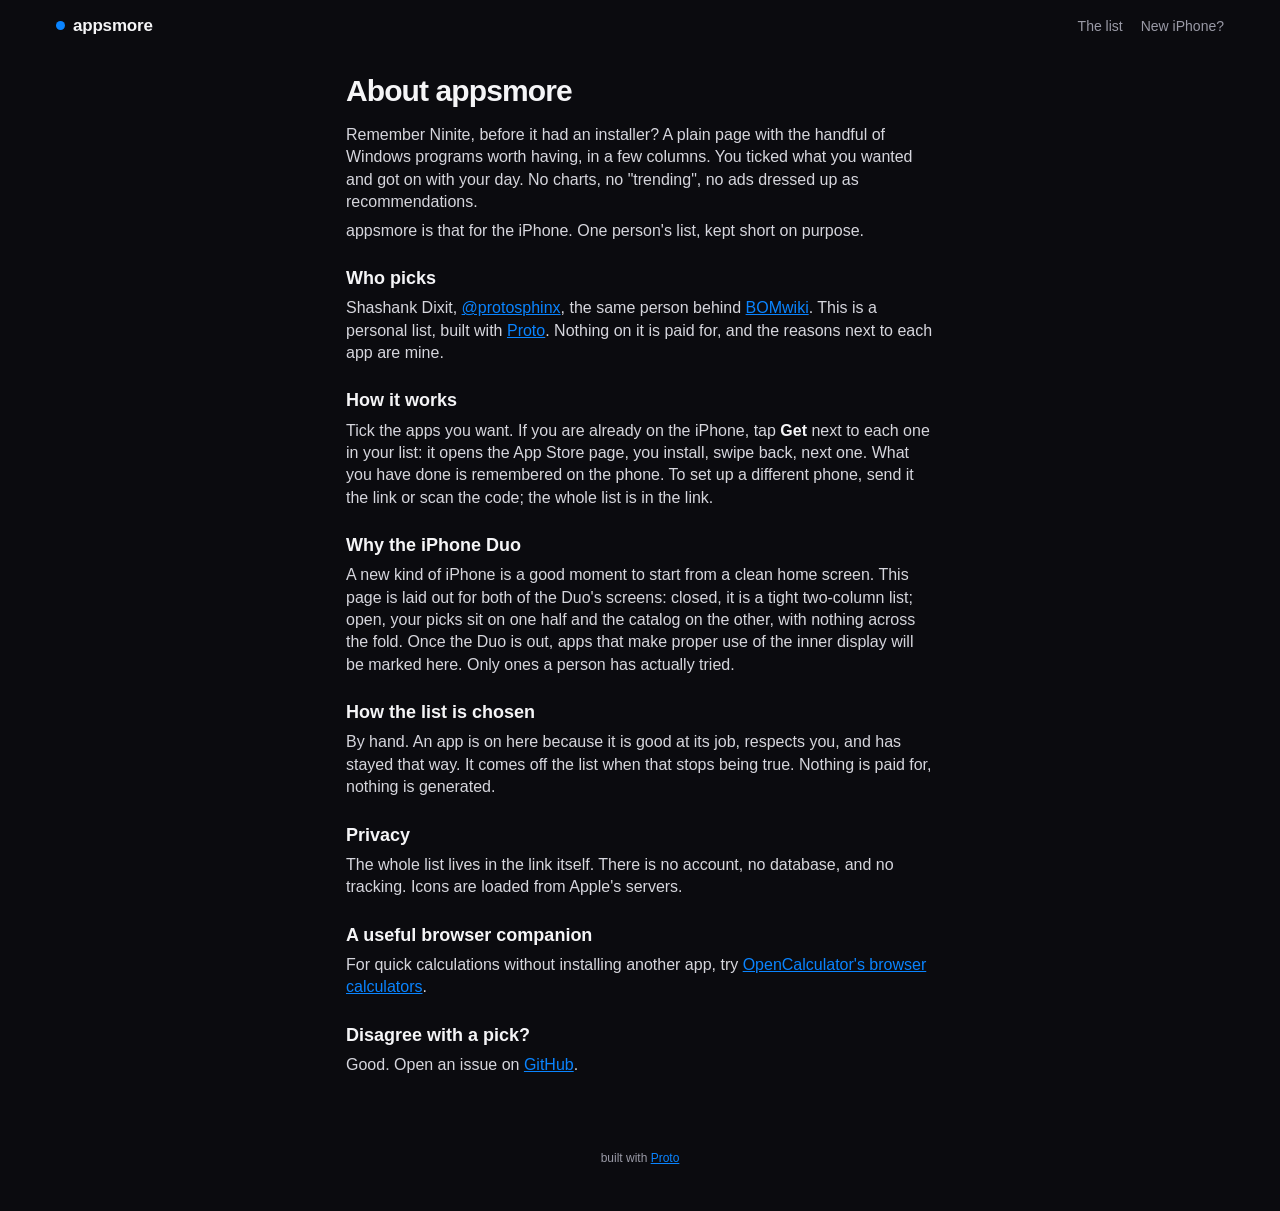
<file: about.html>
<!doctype html>
<html lang="en">
<head>
<meta charset="utf-8">
<meta name="viewport" content="width=device-width, initial-scale=1, viewport-fit=cover">
<title>About appsmore</title>
<meta name="description" content="Why appsmore exists: one person's short list of iPhone apps, laid out for the iPhone Duo, with no charts, no ads and no tracking.">
<link rel="canonical" href="https://appsmore.com/about.html">
<link rel="stylesheet" href="style.css?v=21">
<link rel="icon" href="/favicon.ico" sizes="48x48">
<link rel="icon" href="/favicon.svg" type="image/svg+xml">
<link rel="icon" href="/favicon-32.png" type="image/png" sizes="32x32">
<link rel="apple-touch-icon" href="/apple-touch-icon.png">
<link rel="manifest" href="/manifest.json">
</head>
<body>
<header class="top">
  <div class="wrap">
    <a class="brand" href="./">appsmore</a>
    <nav><a href="./">The list</a><a href="setup.html">New iPhone?</a></nav>
  </div>
</header>
<main class="prose">
  <h1>About appsmore</h1>
  <p>Remember Ninite, before it had an installer? A plain page with the handful of Windows programs worth having, in a few columns. You ticked what you wanted and got on with your day. No charts, no "trending", no ads dressed up as recommendations.</p>
  <p>appsmore is that for the iPhone. One person's list, kept short on purpose.</p>

  <h2>Who picks</h2>
  <p>Shashank Dixit, <a href="https://x.com/protosphinx" rel="me noopener">@protosphinx</a>, the same person behind <a href="https://bomwiki.com" rel="noopener">BOMwiki</a>. This is a personal list, built with <a href="https://proto.erp.ai">Proto</a>. Nothing on it is paid for, and the reasons next to each app are mine.</p>

  <h2>How it works</h2>
  <p>Tick the apps you want. If you are already on the iPhone, tap <b>Get</b> next to each one in your list: it opens the App Store page, you install, swipe back, next one. What you have done is remembered on the phone. To set up a different phone, send it the link or scan the code; the whole list is in the link.</p>

  <h2>Why the iPhone Duo</h2>
  <p>A new kind of iPhone is a good moment to start from a clean home screen. This page is laid out for both of the Duo's screens: closed, it is a tight two-column list; open, your picks sit on one half and the catalog on the other, with nothing across the fold. Once the Duo is out, apps that make proper use of the inner display will be marked here. Only ones a person has actually tried.</p>

  <h2>How the list is chosen</h2>
  <p>By hand. An app is on here because it is good at its job, respects you, and has stayed that way. It comes off the list when that stops being true. Nothing is paid for, nothing is generated.</p>

  <h2>Privacy</h2>
  <p>The whole list lives in the link itself. There is no account, no database, and no tracking. Icons are loaded from Apple's servers.</p>

  <h2>A useful browser companion</h2>
  <p>For quick calculations without installing another app, try <a href="https://opencalculator.app/">OpenCalculator's browser calculators</a>.</p>

  <h2>Disagree with a pick?</h2>
  <p>Good. Open an issue on <a href="https://github.com/protosphinx/appsmore">GitHub</a>.</p>
</main>
<footer>built with <a href="https://proto.erp.ai">Proto</a></footer>
</body>
</html>
</file>
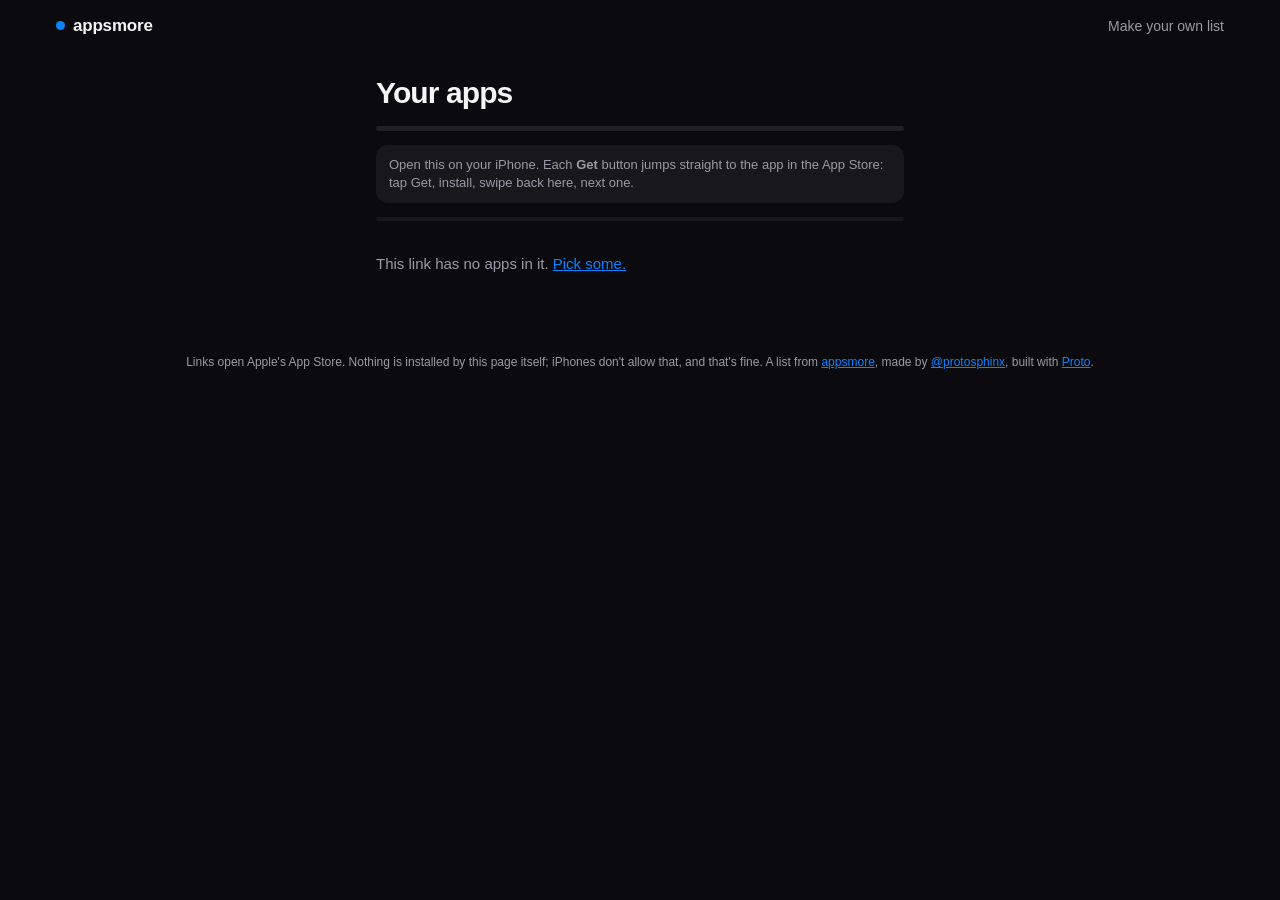
<file: l.html>
<!doctype html>
<html lang="en"><head><meta charset="utf-8"><meta name="robots" content="noindex"><title>appsmore</title>
<script>location.replace('list.html' + location.search + location.hash);</script>
<meta http-equiv="refresh" content="0;url=list.html"></head>
<body><a href="list.html">Your list moved here.</a></body></html>
</file>
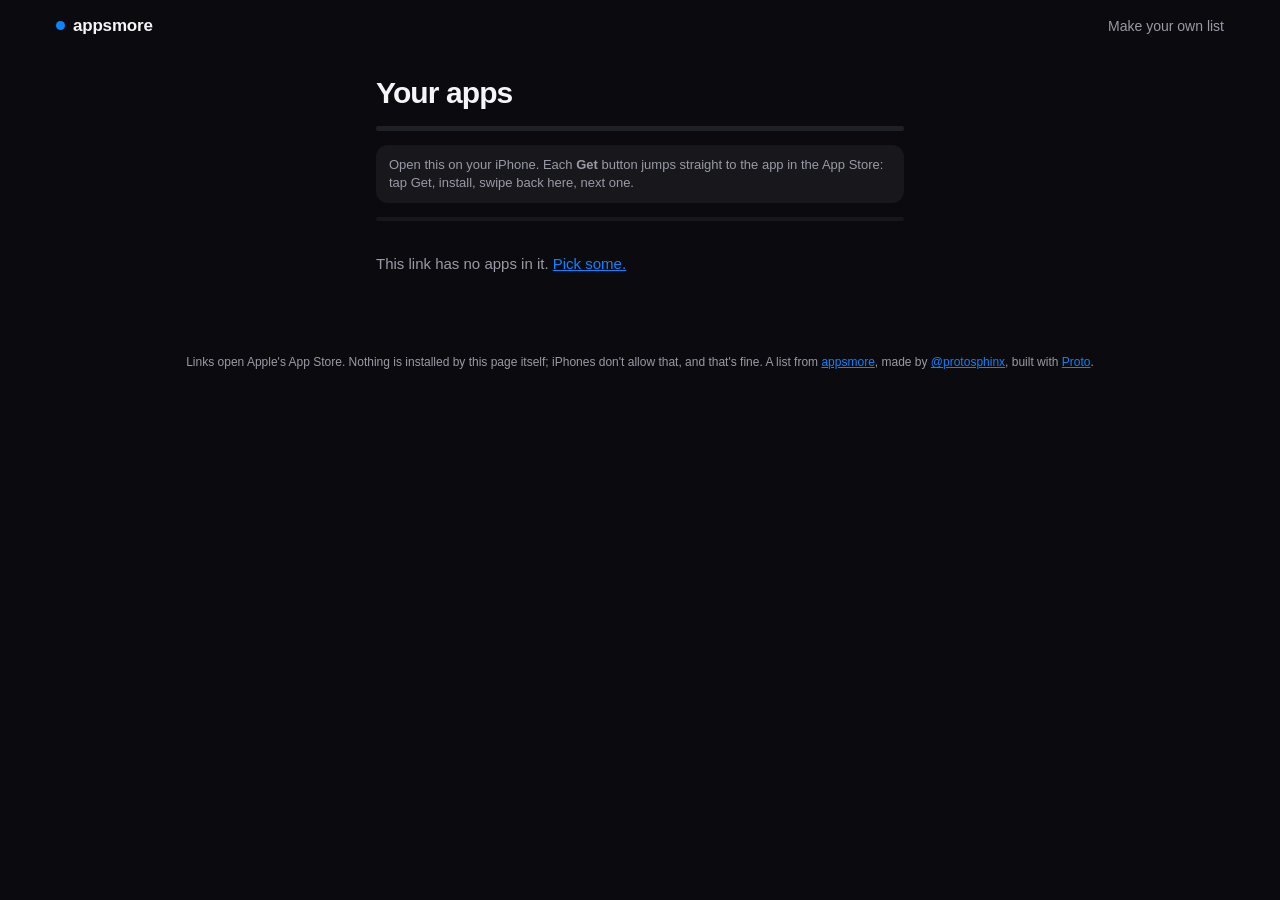
<file: list.html>
<!doctype html>
<html lang="en">
<head>
<meta charset="utf-8">
<meta name="viewport" content="width=device-width, initial-scale=1, viewport-fit=cover">
<title>Your list - appsmore</title>
<meta name="robots" content="noindex">
<link rel="stylesheet" href="style.css?v=21">
<link rel="icon" href="/favicon.ico" sizes="48x48">
<link rel="icon" href="/favicon.svg" type="image/svg+xml">
<link rel="icon" href="/favicon-32.png" type="image/png" sizes="32x32">
<link rel="apple-touch-icon" href="/apple-touch-icon.png">
<link rel="manifest" href="/manifest.json">
</head>
<body>

<header class="top">
  <div class="wrap">
    <a class="brand" href="./">appsmore</a>
    <nav><a href="./">Make your own list</a></nav>
  </div>
</header>

<main class="list">
  <h1 id="title">Your apps</h1>
  <p class="sub" id="sub"></p>
  <div class="progress"><i id="prog"></i></div>
  <div class="notice" id="notice" hidden>
    Open this on your iPhone. Each <b>Get</b> button jumps straight to the app in the App Store: tap Get, install, swipe back here, next one.
  </div>
  <div id="rows"></div>
  <div class="actions">
    <button class="btn secondary" id="reset" hidden>Reset progress</button>
    <button class="btn secondary" id="share">Share this list</button>
  </div>
  <p class="sub" id="empty" hidden>This link has no apps in it. <a href="./">Pick some.</a></p>
</main>

<footer>Links open Apple's App Store. Nothing is installed by this page itself; iPhones don't allow that, and that's fine. A list from <a href="./">appsmore</a>, made by <a href="https://x.com/protosphinx" rel="me noopener">@protosphinx</a>, built with <a href="https://proto.erp.ai">Proto</a>.</footer>

<script src="apps.js?v=21"></script>
<script src="common.js?v=21"></script>
<script>
(async function () {
  const $ = (s) => document.querySelector(s);
  const ids = AM.setupSort(AM.decodeList(location.hash.slice(1) || new URLSearchParams(location.search).get('a')));
  const key = 'am.done.' + AM.encodeList(ids);
  let done = new Set();
  try { done = new Set(JSON.parse(localStorage.getItem(key) || '[]')); } catch (e) {}

  const isIOS = /iPhone|iPad|iPod/.test(navigator.userAgent) || (navigator.platform === 'MacIntel' && navigator.maxTouchPoints > 1);
  $('#notice').hidden = isIOS;

  if (!ids.length) { $('#empty').hidden = false; $('#share').hidden = true; return; }
  await AM.loadIcons();

  const rowsEl = $('#rows');
  function build() {
    rowsEl.innerHTML = '';
    for (const id of ids) {
      rowsEl.append(AM.rowEl(AM.appFor(id), {
        done: done.has(id),
        onGet: () => { done.add(id); save(); progress(); },
      }));
    }
    progress();
  }
  function save() { try { localStorage.setItem(key, JSON.stringify([...done])); } catch (e) {} }
  function progress() {
    const n = ids.length, d = [...done].filter((x) => ids.includes(x)).length;
    const size = AM.fmtSize(AM.totalSize(ids));
    $('#title').textContent = (n === 1 ? '1 app' : `${n} apps`) + (size ? `, ${size}` : '');
    $('#sub').textContent = d ? (d === n ? 'All done.' : `${d} of ${n} done`) : (n > 1 ? 'Tap Get on each one. Passwords first, then the rest.' : 'Tap Get.');
    $('#prog').style.width = (100 * d / n) + '%';
    $('#reset').hidden = !d;
  }
  build();
  AM.hydrate(ids, build);

  $('#reset').addEventListener('click', () => { done.clear(); save(); build(); });
  $('#share').addEventListener('click', async () => {
    const data = { title: 'My iPhone apps', text: `${ids.length} apps to install`, url: location.href };
    if (navigator.share) { try { await navigator.share(data); } catch (e) {} }
    else { try { await navigator.clipboard.writeText(location.href); $('#share').textContent = 'Link copied'; } catch (e) {} }
  });
})();
</script>
</body>
</html>
</file>
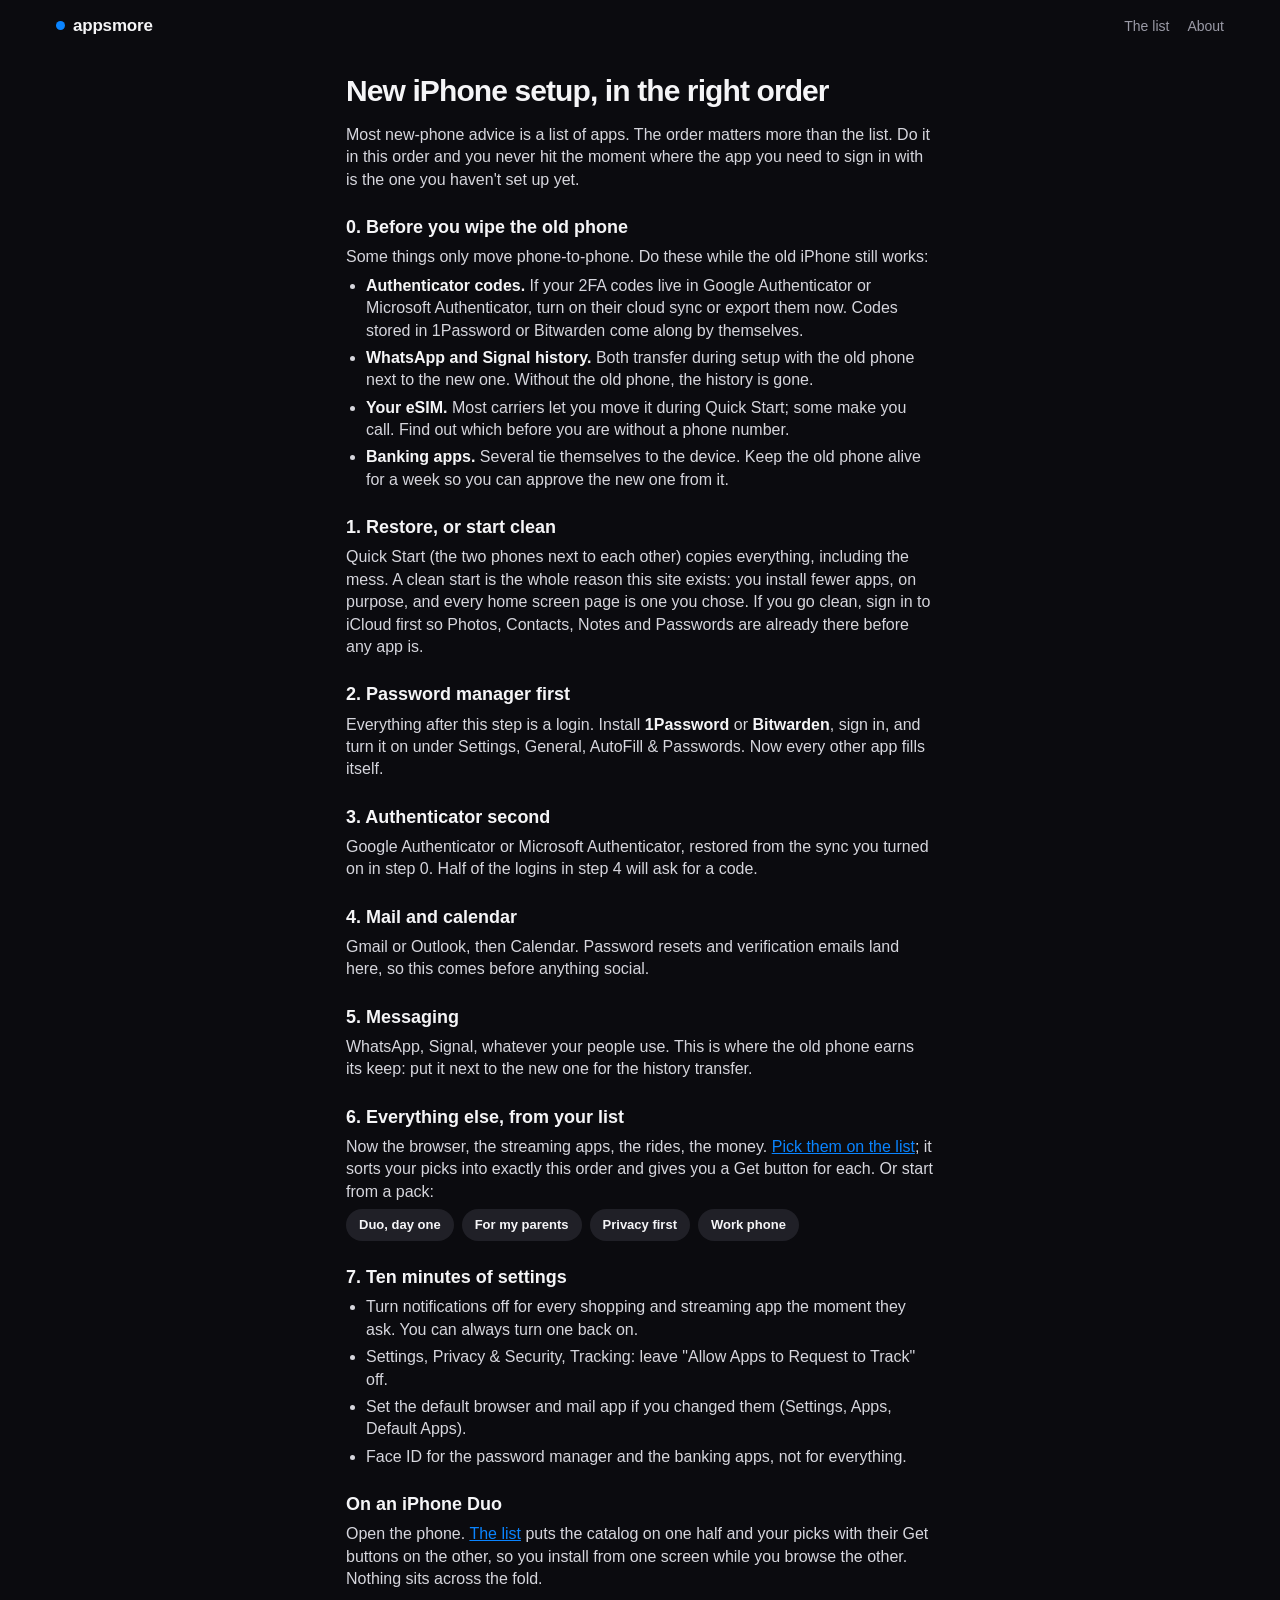
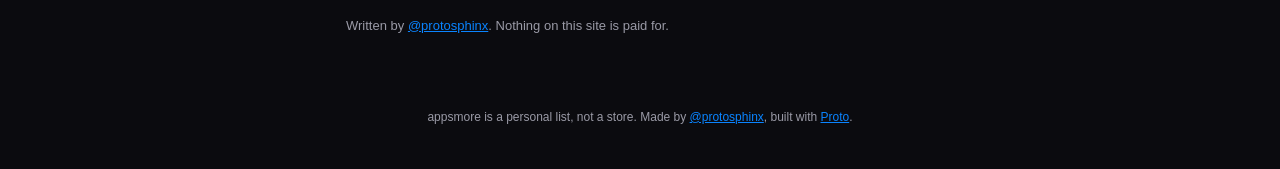
<file: setup.html>
<!doctype html>
<html lang="en">
<head>
<meta charset="utf-8">
<meta name="viewport" content="width=device-width, initial-scale=1, viewport-fit=cover">
<title>New iPhone setup, in the right order</title>
<meta name="description" content="How to set up a new iPhone without locking yourself out: what to do before wiping the old one, password manager first, then authenticator, mail, messaging, and only then the rest. Works for the iPhone Duo.">
<link rel="canonical" href="https://appsmore.com/setup.html">
<meta property="og:title" content="New iPhone setup, in the right order">
<meta property="og:description" content="Password manager first, authenticator second, then mail, messaging, and the rest. What to move before you wipe the old phone.">
<meta property="og:url" content="https://appsmore.com/setup.html">
<meta property="og:type" content="article">
<meta property="og:image" content="https://appsmore.com/og.png">
<meta name="twitter:card" content="summary_large_image">
<meta name="theme-color" content="#0b0b0f">
<link rel="stylesheet" href="style.css?v=21">
<link rel="icon" href="/favicon.ico" sizes="48x48">
<link rel="icon" href="/favicon.svg" type="image/svg+xml">
<link rel="icon" href="/favicon-32.png" type="image/png" sizes="32x32">
<link rel="apple-touch-icon" href="/apple-touch-icon.png">
<link rel="manifest" href="/manifest.json">
</head>
<body>
<header class="top">
  <div class="wrap">
    <a class="brand" href="./">appsmore</a>
    <nav><a href="./">The list</a><a href="about.html">About</a></nav>
  </div>
</header>
<main class="prose">
  <h1>New iPhone setup, in the right order</h1>
  <p>Most new-phone advice is a list of apps. The order matters more than the list. Do it in this order and you never hit the moment where the app you need to sign in with is the one you haven't set up yet.</p>

  <h2>0. Before you wipe the old phone</h2>
  <p>Some things only move phone-to-phone. Do these while the old iPhone still works:</p>
  <ul>
    <li><b>Authenticator codes.</b> If your 2FA codes live in Google Authenticator or Microsoft Authenticator, turn on their cloud sync or export them now. Codes stored in 1Password or Bitwarden come along by themselves.</li>
    <li><b>WhatsApp and Signal history.</b> Both transfer during setup with the old phone next to the new one. Without the old phone, the history is gone.</li>
    <li><b>Your eSIM.</b> Most carriers let you move it during Quick Start; some make you call. Find out which before you are without a phone number.</li>
    <li><b>Banking apps.</b> Several tie themselves to the device. Keep the old phone alive for a week so you can approve the new one from it.</li>
  </ul>

  <h2>1. Restore, or start clean</h2>
  <p>Quick Start (the two phones next to each other) copies everything, including the mess. A clean start is the whole reason this site exists: you install fewer apps, on purpose, and every home screen page is one you chose. If you go clean, sign in to iCloud first so Photos, Contacts, Notes and Passwords are already there before any app is.</p>

  <h2>2. Password manager first</h2>
  <p>Everything after this step is a login. Install <b>1Password</b> or <b>Bitwarden</b>, sign in, and turn it on under Settings, General, AutoFill &amp; Passwords. Now every other app fills itself.</p>

  <h2>3. Authenticator second</h2>
  <p>Google Authenticator or Microsoft Authenticator, restored from the sync you turned on in step 0. Half of the logins in step 4 will ask for a code.</p>

  <h2>4. Mail and calendar</h2>
  <p>Gmail or Outlook, then Calendar. Password resets and verification emails land here, so this comes before anything social.</p>

  <h2>5. Messaging</h2>
  <p>WhatsApp, Signal, whatever your people use. This is where the old phone earns its keep: put it next to the new one for the history transfer.</p>

  <h2>6. Everything else, from your list</h2>
  <p>Now the browser, the streaming apps, the rides, the money. <a href="./">Pick them on the list</a>; it sorts your picks into exactly this order and gives you a Get button for each. Or start from a pack:</p>
  <p class="packs-inline">
    <a class="pack" href="./?pack=duo-day-one">Duo, day one</a>
    <a class="pack" href="./?pack=for-my-parents">For my parents</a>
    <a class="pack" href="./?pack=privacy-first">Privacy first</a>
    <a class="pack" href="./?pack=work-phone">Work phone</a>
  </p>

  <h2>7. Ten minutes of settings</h2>
  <ul>
    <li>Turn notifications off for every shopping and streaming app the moment they ask. You can always turn one back on.</li>
    <li>Settings, Privacy &amp; Security, Tracking: leave "Allow Apps to Request to Track" off.</li>
    <li>Set the default browser and mail app if you changed them (Settings, Apps, Default Apps).</li>
    <li>Face ID for the password manager and the banking apps, not for everything.</li>
  </ul>

  <h2>On an iPhone Duo</h2>
  <p>Open the phone. <a href="./">The list</a> puts the catalog on one half and your picks with their Get buttons on the other, so you install from one screen while you browse the other. Nothing sits across the fold.</p>

  <p class="fine">Written by <a href="https://x.com/protosphinx" rel="me noopener">@protosphinx</a>. Nothing on this site is paid for.</p>
</main>
<footer>appsmore is a personal list, not a store. Made by <a href="https://x.com/protosphinx" rel="me noopener">@protosphinx</a>, built with <a href="https://proto.erp.ai">Proto</a>.</footer>
</body>
</html>
</file>
<file: style.css>
/* appsmore. Dark ground, the app icons carry the color. Laid out for the
   iPhone Duo first: 466px closed (4 icons across), 626px open portrait
   (6 across), 890px open landscape (icons left, your list right, gap on the
   crease), then wider. Safari can't tell us the phone folded, so the
   breakpoints are the Duo's exact CSS viewports. */
:root {
  --bg: #0b0b0f;
  --panel: #17171c;
  --panel-2: #202027;
  --line: #2a2a33;
  --ink: #f5f5f7;
  --muted: #9a9aa6;
  --blue: #0a84ff;
  --blue-dark: #0066cc;
  --green: #30d158;
  color-scheme: dark;
}
* { box-sizing: border-box; }
[hidden] { display: none !important; }
html { -webkit-text-size-adjust: 100%; }
body {
  margin: 0;
  font: 15px/1.4 -apple-system, BlinkMacSystemFont, "SF Pro Text", "Segoe UI", Helvetica, Arial, sans-serif;
  color: var(--ink);
  background: var(--bg);
}
a { color: var(--blue); }
img { display: block; }
.wrap {
  max-width: 1200px; margin: 0 auto;
  padding-left: max(16px, env(safe-area-inset-left));
  padding-right: max(16px, env(safe-area-inset-right));
}

/* top bar */
.top .wrap { display: flex; align-items: center; justify-content: space-between; height: 52px; }
.brand { font-size: 17px; font-weight: 700; letter-spacing: -0.2px; color: var(--ink); text-decoration: none; }
.brand::before { content: ""; display: inline-block; width: 9px; height: 9px; border-radius: 50%; background: var(--blue); margin-right: 8px; vertical-align: 1px; }
.top nav a { margin-left: 18px; color: var(--muted); text-decoration: none; font-size: 14px; }
.top nav a:hover { color: var(--ink); }

/* headline, one line, then icons */
.title { font-size: 34px; line-height: 1.08; font-weight: 800; letter-spacing: -0.03em; margin: 22px 0 10px; max-width: 14ch; }
.lede { margin: 0 0 8px; color: var(--muted); font-size: 16px; max-width: 560px; }
.meta { margin: 0 0 8px; color: var(--muted); font-size: 13px; }
.meta.duo { margin-bottom: 22px; color: #d6d6dd; max-width: 560px; }

/* the icon grid */
.cat { margin: 0 0 26px; }
.cat h2 { font-size: 17px; font-weight: 600; letter-spacing: -0.01em; margin: 0 0 12px; }
.tiles { display: grid; grid-template-columns: repeat(auto-fill, minmax(84px, 1fr)); gap: 16px 10px; }
.tile {
  display: flex; flex-direction: column; align-items: center; gap: 7px;
  cursor: pointer; user-select: none; -webkit-user-select: none; -webkit-tap-highlight-color: transparent;
  min-width: 0;
}
.tile input { position: absolute; opacity: 0; width: 1px; height: 1px; pointer-events: none; }
.tile .ico { position: relative; width: 64px; height: 64px; border-radius: 15px; flex: none; transition: transform .12s ease; }
.tile .ico .ic { width: 64px; height: 64px; border-radius: 15px; object-fit: cover; background: var(--panel-2); box-shadow: 0 0 0 0.5px rgba(255,255,255,.08), 0 8px 20px rgba(0,0,0,.45); }
.tile .ico .ic.letter { font-size: 26px; }
.tile:active .ico { transform: scale(.94); }
.tile .nm { font-size: 12px; line-height: 1.2; text-align: center; max-width: 100%; overflow: hidden; text-overflow: ellipsis; white-space: nowrap; color: #d6d6dd; }
/* selected: blue ring and a check badge, like picking apps on iOS */
.tile:has(input:checked) .ico { box-shadow: 0 0 0 3px var(--bg), 0 0 0 5.5px var(--blue); border-radius: 15px; }
.tile:has(input:checked) .ico::after {
  content: ""; position: absolute; right: -7px; top: -7px; width: 22px; height: 22px; border-radius: 50%;
  background: var(--blue) url("data:image/svg+xml,%3Csvg xmlns='http://www.w3.org/2000/svg' viewBox='0 0 24 24' fill='none' stroke='%23fff' stroke-width='3.2' stroke-linecap='round' stroke-linejoin='round'%3E%3Cpath d='M5 12.5l4.2 4.2L19 7.5'/%3E%3C/svg%3E") center/13px no-repeat;
  box-shadow: 0 0 0 2.5px var(--bg);
}
.tile:has(input:checked) .nm { color: var(--ink); font-weight: 600; }
.tile:has(input:focus-visible) .ico { outline: 2px solid var(--blue); outline-offset: 3px; }

/* your list */
.mine { margin-top: 8px; background: var(--panel); border-radius: 18px; padding: 14px 16px 16px; }
.mine-head { display: flex; align-items: baseline; gap: 10px; }
.mine-head h2 { font-size: 20px; letter-spacing: -0.02em; margin: 0; }
.mine-head .count { color: var(--muted); }
.mine-head .link { margin-left: auto; }
button.link { background: none; border: 0; color: var(--blue); cursor: pointer; font: inherit; padding: 4px 0; }
.empty { color: var(--muted); margin: 8px 0 2px; line-height: 1.45; }

.row { display: flex; align-items: center; gap: 12px; padding: 9px 0; border-bottom: 1px solid var(--line); }
.row:last-child { border-bottom: 0; }
.row .ic { width: 44px; height: 44px; border-radius: 10px; background: var(--panel-2); flex: none; object-fit: cover; box-shadow: 0 0 0 0.5px rgba(255,255,255,.08); }
.row .ic.letter { font-size: 18px; }
.row .txt { flex: 1; min-width: 0; }
.row .nm { font-weight: 600; font-size: 15px; }
.row .by { color: var(--muted); font-size: 12px; overflow: hidden; text-overflow: ellipsis; white-space: nowrap; }
.row .rm {
  flex: none; width: 32px; height: 32px; border: 0; background: none; color: var(--muted);
  font-size: 22px; line-height: 1; cursor: pointer; border-radius: 16px;
}
.row .rm:hover { background: var(--panel-2); color: var(--ink); }
.row .get {
  flex: none; background: var(--blue); color: #fff; text-decoration: none; font-weight: 700; font-size: 13px;
  padding: 7px 0; border-radius: 16px; width: 62px; text-align: center; letter-spacing: .01em;
}
.row .get:hover { background: var(--blue-dark); }
.row.done .get { background: rgba(48,209,88,.16); color: var(--green); }
.row.done .nm { color: var(--muted); }

/* send it to a phone */
.share { margin: 10px 0 4px; padding-bottom: 14px; border-bottom: 1px solid var(--line); display: grid; grid-template-columns: minmax(0, 1fr) auto; gap: 10px 14px; align-items: start; }
/* the whole link, wrapped, so you can read it before you copy it */
.link { grid-column: 1; display: block; min-width: 0; font: 13px/1.45 ui-monospace, Menlo, monospace; color: var(--ink); text-decoration: none; overflow-wrap: anywhere; padding: 9px 10px; border: 1px solid var(--line); border-radius: 9px; background: var(--bg); }
.link:hover { border-color: var(--blue); }
.qr { grid-column: 2; grid-row: 1 / span 2; flex: none; background: #fff; padding: 6px; border-radius: 10px; }
.qr svg { display: block; width: 104px; height: 104px; }
.copyrow { grid-column: 1; display: flex; gap: 12px; align-items: flex-start; min-width: 0; }
.copyrow { flex-wrap: wrap; }
.copyrow .btn { flex: none; padding-left: 12px; padding-right: 12px; text-align: center; white-space: nowrap; }
.copyrow .hint { flex: 1 1 140px; }
.hint { color: var(--muted); font-size: 13px; margin: 0; min-width: 0; }
.hint a { color: var(--blue); text-decoration: none; }
.share.pending .link, .share.pending .hint { opacity: .45; transition: opacity .15s; }
.share.pending .link { cursor: default; }
.btn {
  display: inline-block; background: var(--blue); color: #fff; border: 0; border-radius: 10px;
  font: inherit; font-weight: 700; font-size: 14px; padding: 9px 15px; cursor: pointer; text-decoration: none;
}
.btn:hover { background: var(--blue-dark); }
.btn.secondary { background: var(--panel-2); color: var(--ink); }
.btn.secondary:hover { background: #2b2b34; }

/* sticky "your list" bar, phone layouts only */
.bar {
  position: sticky; bottom: 0; z-index: 5;
  background: rgba(11,11,15,.82); backdrop-filter: blur(14px); -webkit-backdrop-filter: blur(14px);
  border-top: 1px solid var(--line);
  padding: 10px max(16px, env(safe-area-inset-right)) max(10px, env(safe-area-inset-bottom)) max(16px, env(safe-area-inset-left));
  display: flex; align-items: center; justify-content: space-between; gap: 12px;
}

/* list page (someone opened your link) */
.list { max-width: 560px; margin: 0 auto; padding: 0 16px 40px; }
.list h1 { font-size: 30px; letter-spacing: -0.03em; margin: 20px 0 2px; }
.list .sub { color: var(--muted); margin: 0 0 12px; }
.progress { height: 5px; background: var(--panel-2); border-radius: 3px; overflow: hidden; margin: 0 0 14px; }
.progress i { display: block; height: 100%; background: var(--blue); width: 0; transition: width .3s; }
.notice { background: var(--panel); border-radius: 12px; padding: 11px 13px; font-size: 13px; color: var(--muted); margin: 0 0 14px; }
.list #rows { background: var(--panel); border-radius: 18px; padding: 2px 14px; }
.list .row .ic { width: 52px; height: 52px; border-radius: 12px; }
.list .actions { display: flex; gap: 10px; margin: 16px 0; flex-wrap: wrap; }

/* about */
.prose { max-width: 620px; margin: 0 auto; padding: 18px 16px 40px; font-size: 16px; }
.prose h1 { font-size: 30px; letter-spacing: -0.03em; margin: 0 0 12px; }
.prose h2 { font-size: 18px; margin: 24px 0 4px; }
.prose p { margin: 6px 0; color: #d6d6dd; }

footer { color: var(--muted); font-size: 12px; text-align: center; padding: 28px 16px 44px; }

/* Duo open, landscape (890px): icons on the left half, your list on the
   right, the gap sits on the crease. */
@media (min-width: 890px) {
  .panes { display: grid; grid-template-columns: 1fr 1fr; column-gap: 40px; align-items: start; }
  .mine { margin-top: 22px; position: sticky; top: 14px; max-height: calc(100vh - 28px); overflow: auto; }
  .bar { display: none !important; }
}
/* laptops and up */
@media (min-width: 1100px) {
  .title { font-size: 52px; margin-top: 40px; }
  .lede { font-size: 18px; }
  .meta { margin-bottom: 30px; }
  .panes { grid-template-columns: minmax(0, 1fr) 420px; column-gap: 56px; }
  .mine { margin-top: 40px; padding: 18px 20px 20px; }
  .qr svg { width: 124px; height: 124px; }
  .tiles { gap: 20px 12px; grid-template-columns: repeat(auto-fill, minmax(92px, 1fr)); }
  .tile .ico, .tile .ico .ic { width: 72px; height: 72px; border-radius: 17px; }
  .cat h2 { font-size: 19px; }
}

/* v0.5: packs, why lines, freshness, graveyard */
.packs { display: flex; flex-wrap: wrap; gap: 8px; margin: -8px 0 22px; }
.pack { font: inherit; font-size: 13px; font-weight: 600; color: var(--ink); background: var(--panel-2); border: 0; border-radius: 999px; padding: 7px 13px; cursor: pointer; }
.pack:hover { background: #2b2b34; }
.row .why { color: #d6d6dd; font-size: 13px; line-height: 1.35; margin-top: 3px; }
.row .dot { display: inline-block; width: 7px; height: 7px; border-radius: 50%; margin: 0 6px 1px 0; vertical-align: middle; background: var(--muted); }
.row .dot.fresh { background: var(--green); }
.row .dot.stale { background: #ff9f0a; }
.order-note { color: var(--muted); font-size: 12px; margin: 10px 0 0; }
.removed { margin: 8px 0 30px; color: var(--muted); font-size: 13px; }
.removed h2 { font-size: 13px; font-weight: 600; text-transform: uppercase; letter-spacing: .05em; color: var(--muted); margin: 0 0 6px; }
.removed ul { margin: 0; padding: 0; list-style: none; }
.removed li { margin: 3px 0; }
.removed b { color: #d6d6dd; font-weight: 600; }

/* setup page */
.prose ul, .prose ol { padding-left: 20px; margin: 6px 0 10px; }
.prose li { margin: 5px 0; color: #d6d6dd; }
.prose b { color: var(--ink); }
.packs-inline { display: flex; flex-wrap: wrap; gap: 8px; }
.packs-inline .pack { text-decoration: none; }
.prose .fine { color: var(--muted); font-size: 13px; margin-top: 26px; }

/* hero: text plus a drawn, open iPhone Duo showing this page on both screens */
.hero { display: grid; grid-template-columns: 1fr; gap: 18px 36px; align-items: center; margin-bottom: 18px; }
.hero-text .meta.duo { margin-bottom: 0; }
.device {
  position: relative; width: 100%; max-width: 420px; aspect-ratio: 890 / 626; margin: 4px 0 0;
  display: grid; grid-template-columns: 1fr 3px 1fr; gap: 0;
  padding: 9px; border-radius: 26px; background: #202027;
  box-shadow: inset 0 0 0 1px #34343d, 0 30px 60px rgba(0,0,0,.55), 0 0 0 1px rgba(255,255,255,.04);
}
.device .screen { background: var(--bg); overflow: hidden; padding: 6% 7%; }
.device .screen.left { border-radius: 18px 3px 3px 18px; }
.device .screen.right { border-radius: 3px 18px 18px 3px; }
.device .crease { background: linear-gradient(90deg, rgba(0,0,0,.6), rgba(255,255,255,.06), rgba(0,0,0,.6)); }
.mini-grid { display: grid; grid-template-columns: repeat(4, 1fr); gap: 10% 8%; }
.mini-tile { display: flex; flex-direction: column; align-items: center; gap: 3px; }
.mini-tile .ic { width: 100%; height: auto; aspect-ratio: 1; border-radius: 22%; box-shadow: 0 0 0 0.5px rgba(255,255,255,.08); }
.mini-tile i { display: block; width: 70%; height: 3px; border-radius: 2px; background: #3a3a44; }
.mini-list { display: flex; flex-direction: column; gap: 7%; height: 100%; }
.mini-head { display: flex; align-items: center; gap: 6px; margin-bottom: 2%; }
.mini-head b { display: block; width: 34%; height: 6px; border-radius: 3px; background: #e6e6ea; }
.mini-head i { display: block; width: 18%; height: 4px; border-radius: 2px; background: #3a3a44; }
.mini-row { display: flex; align-items: center; gap: 6%; }
.mini-row .ic { width: 18%; height: auto; aspect-ratio: 1; border-radius: 22%; flex: none; box-shadow: 0 0 0 0.5px rgba(255,255,255,.08); }
.mini-row .bars { flex: 1; display: flex; flex-direction: column; gap: 3px; }
.mini-row .bars i { display: block; height: 4px; border-radius: 2px; background: #4a4a55; }
.mini-row .bars i:first-child { width: 55%; background: #d6d6dd; }
.mini-row .bars i:last-child { width: 80%; }
.mini-row .mini-get { flex: none; width: 16%; height: 9px; border-radius: 5px; background: var(--blue); }
.mini-tile .ic.letter, .mini-row .ic.letter { font-size: 8px; }
@media (min-width: 626px) { .device { max-width: 460px; } }
@media (min-width: 1100px) {
  /* side by side; the headline gets the room, the device stays a supporting image */
  .hero { grid-template-columns: minmax(0, 1fr) 320px; gap: 24px 32px; margin-bottom: 26px; }
  .hero .title { font-size: 42px; max-width: none; }
  .device { max-width: 320px; justify-self: end; }
}
</file>
